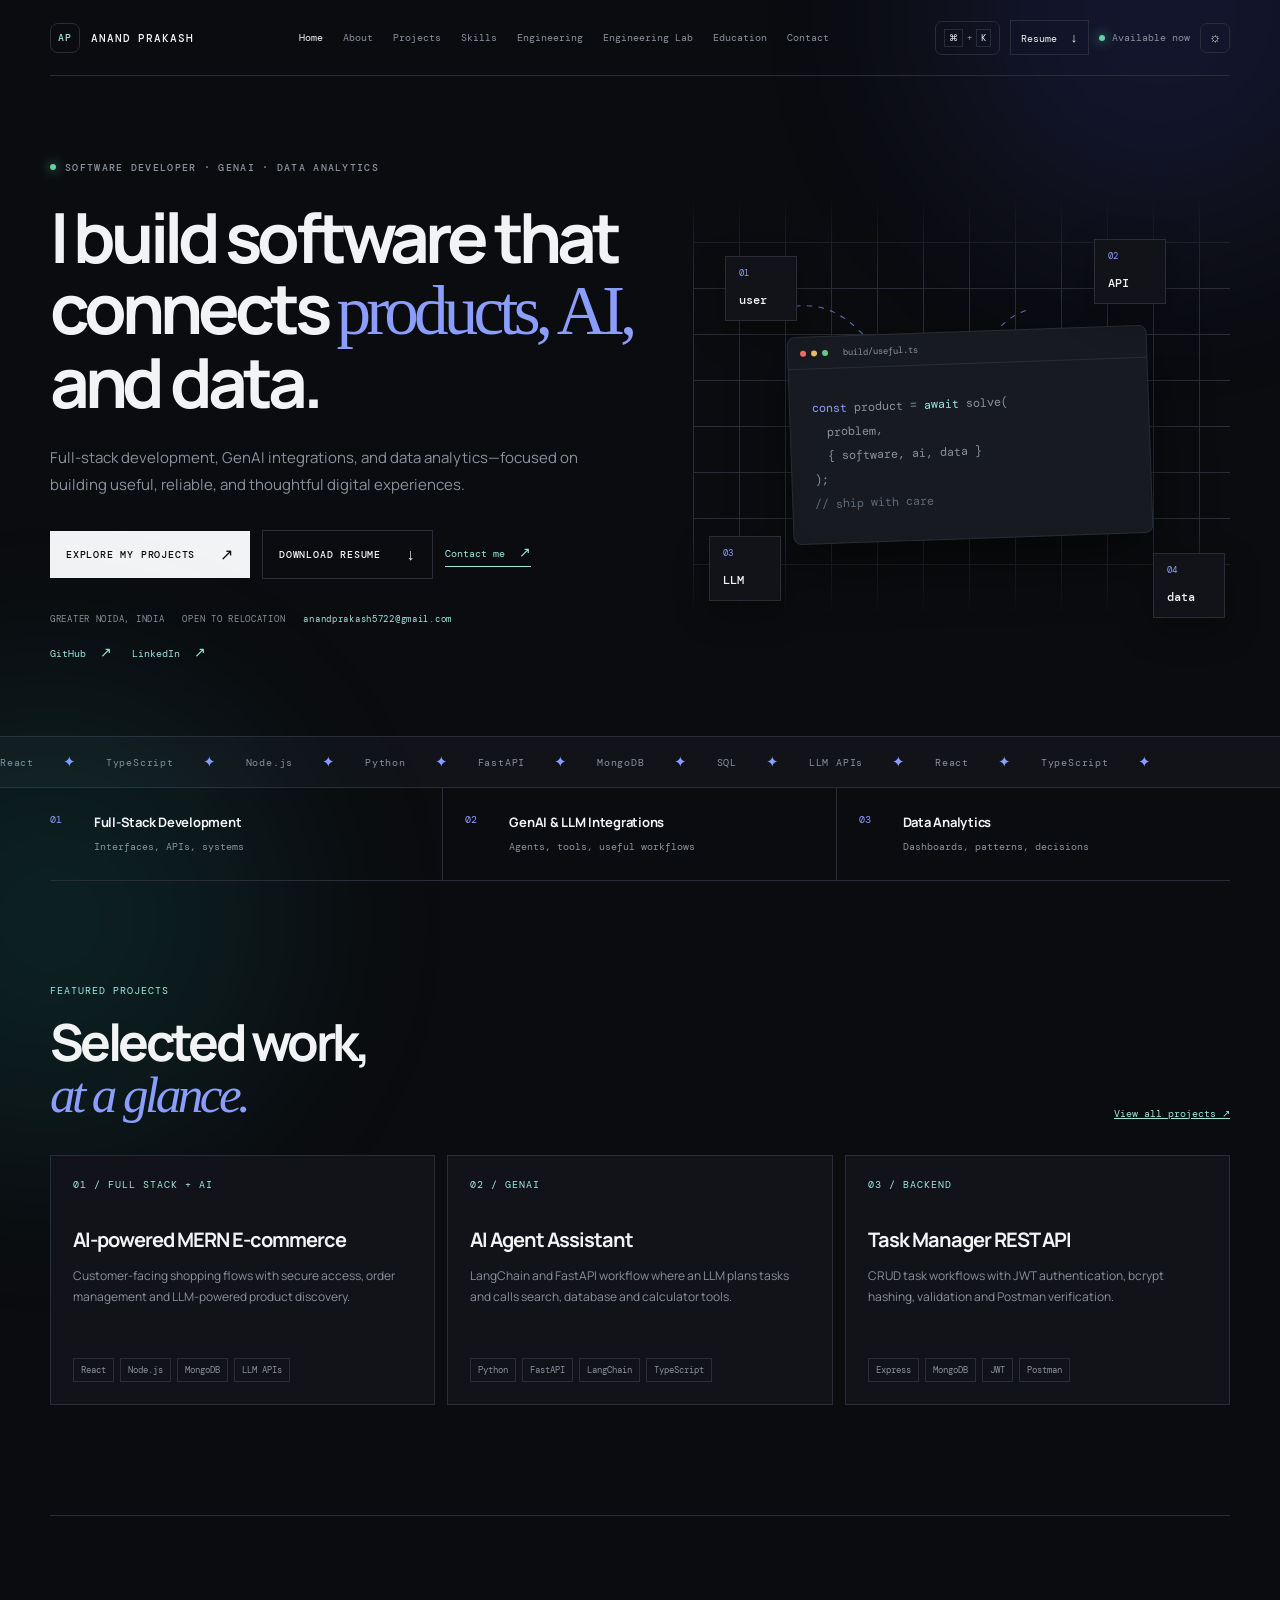
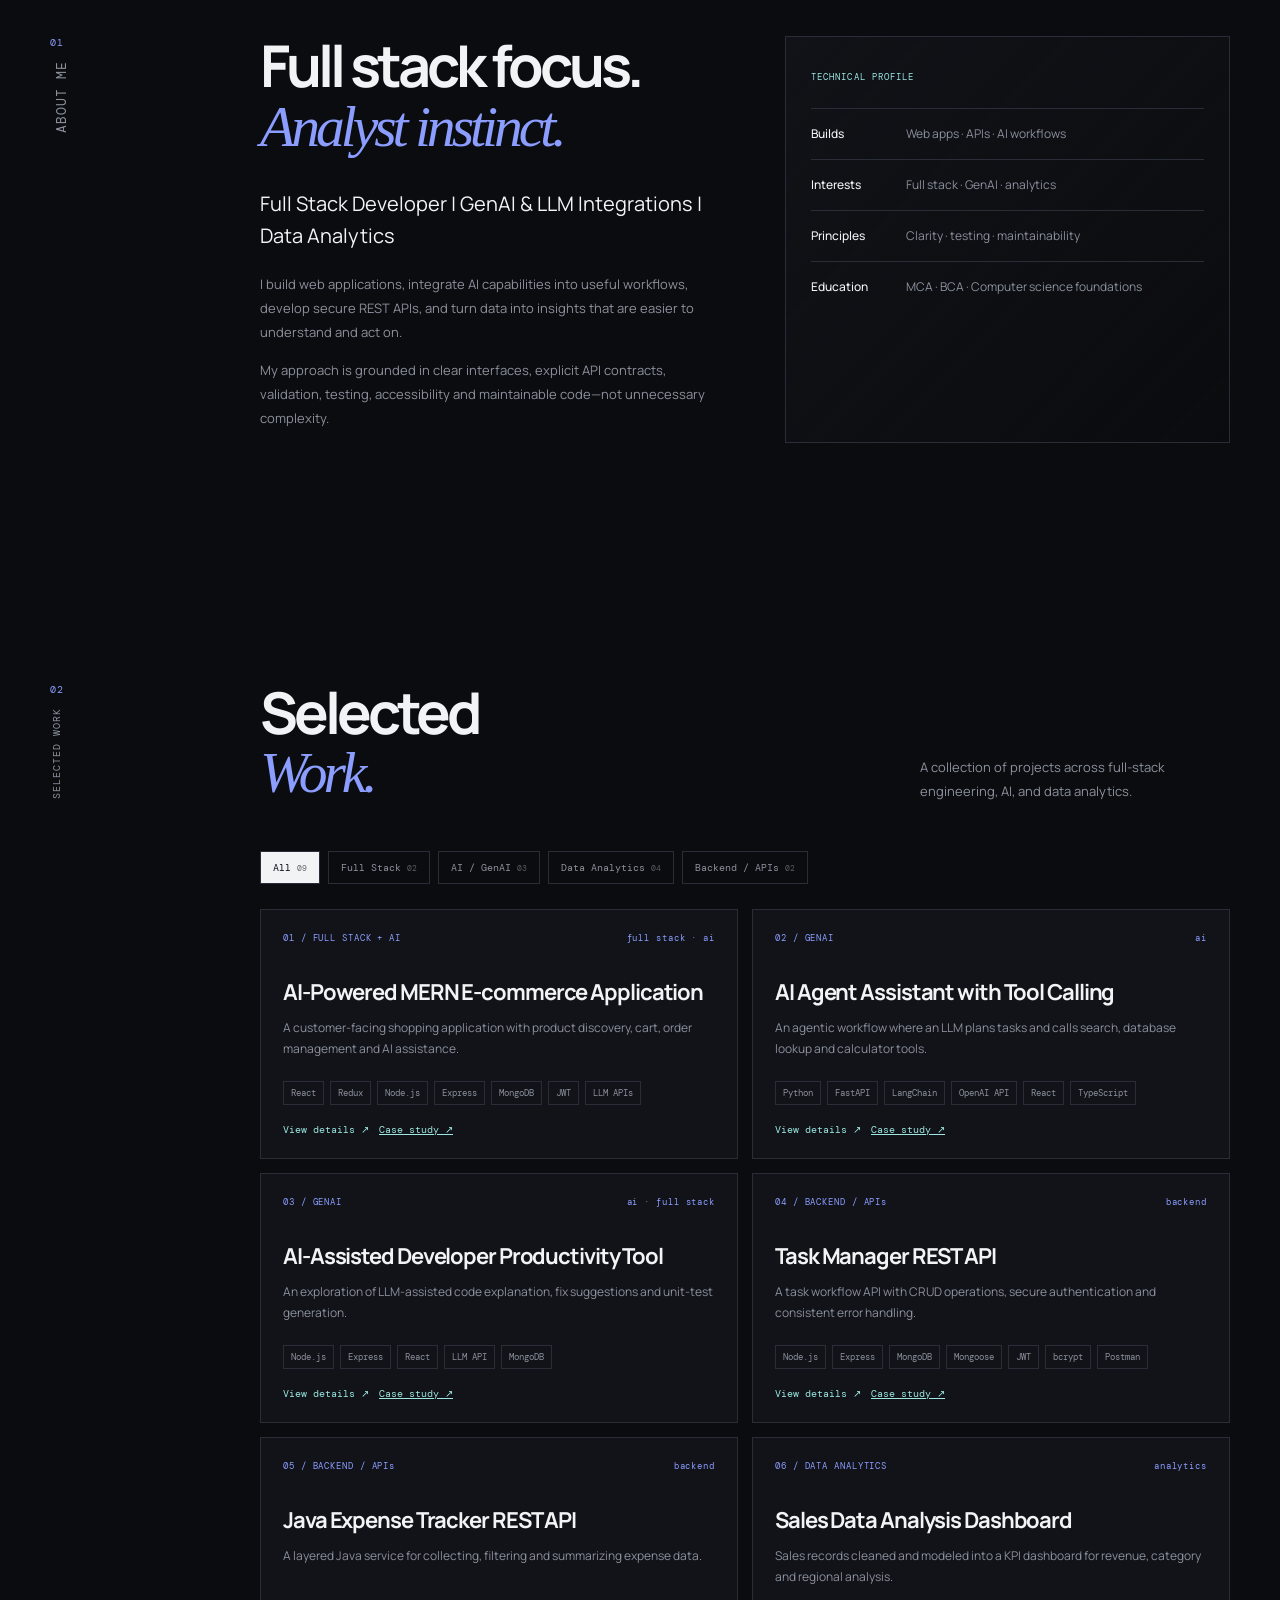
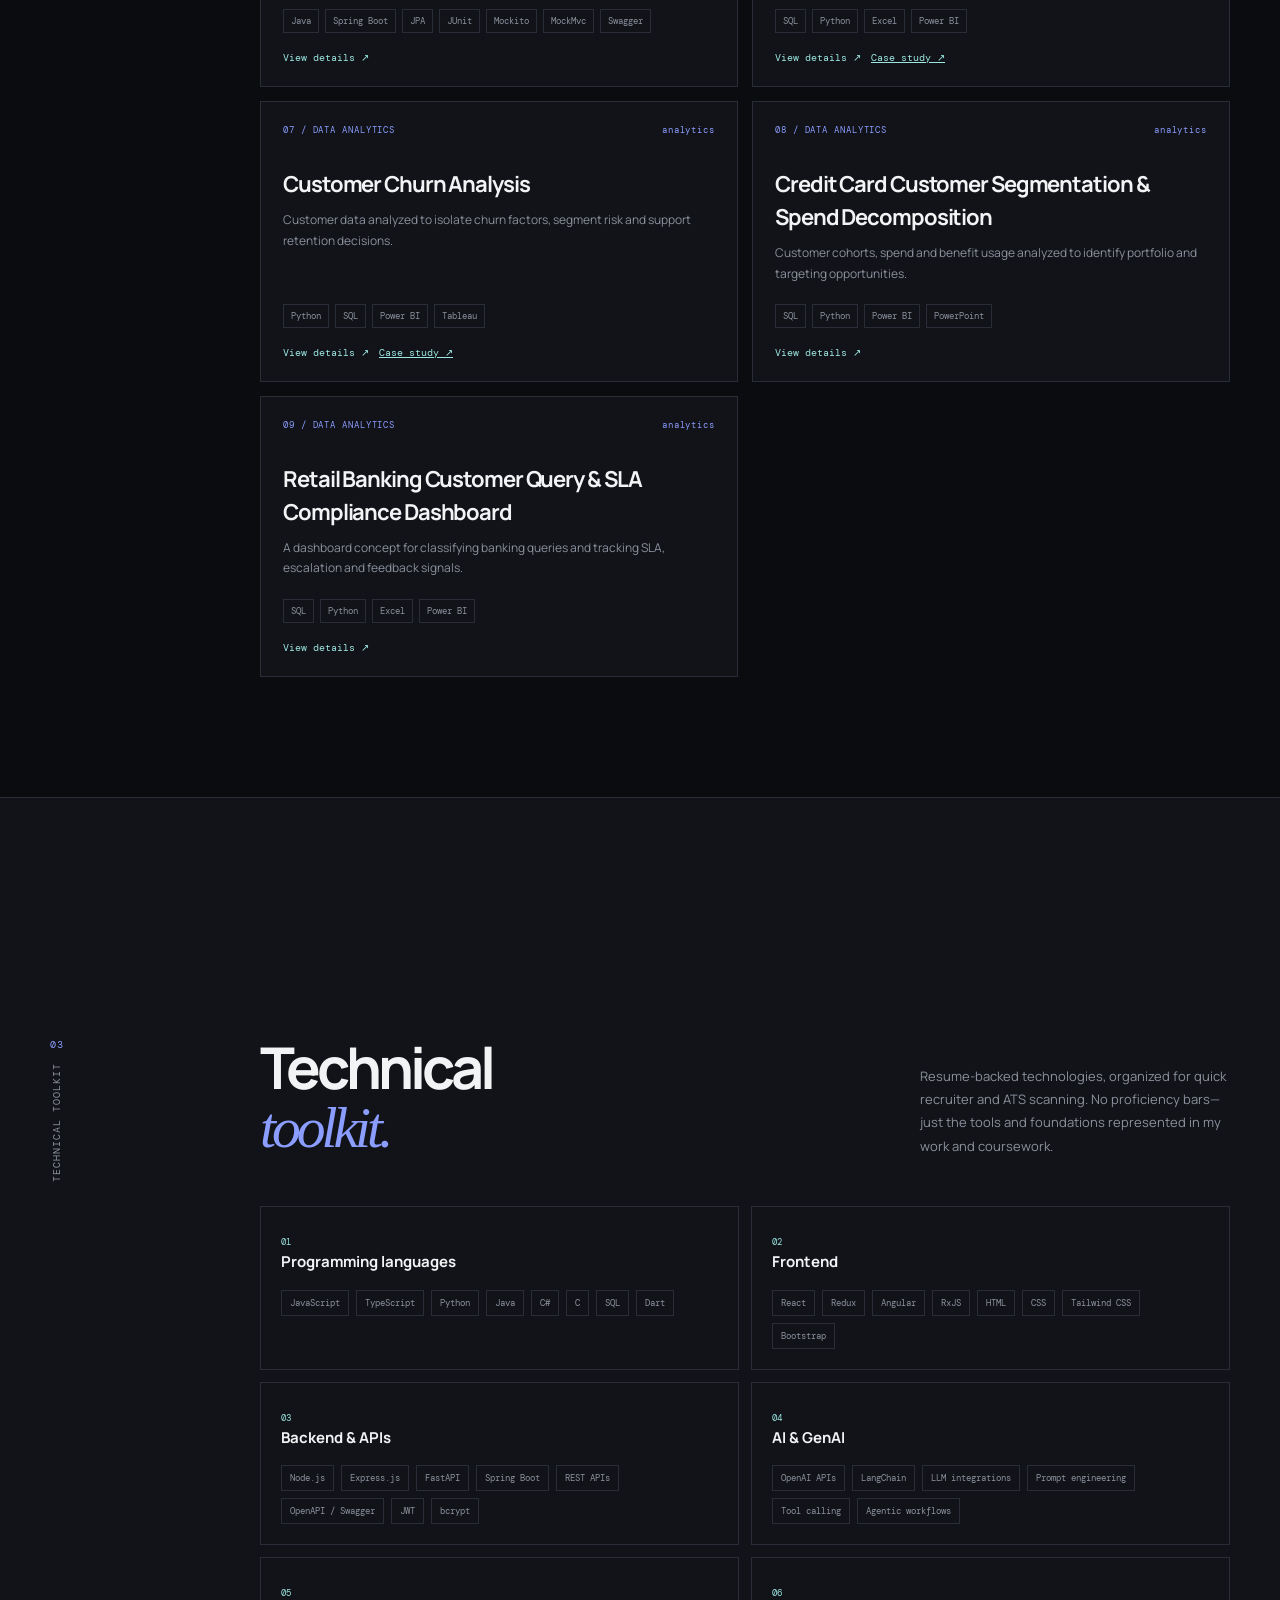
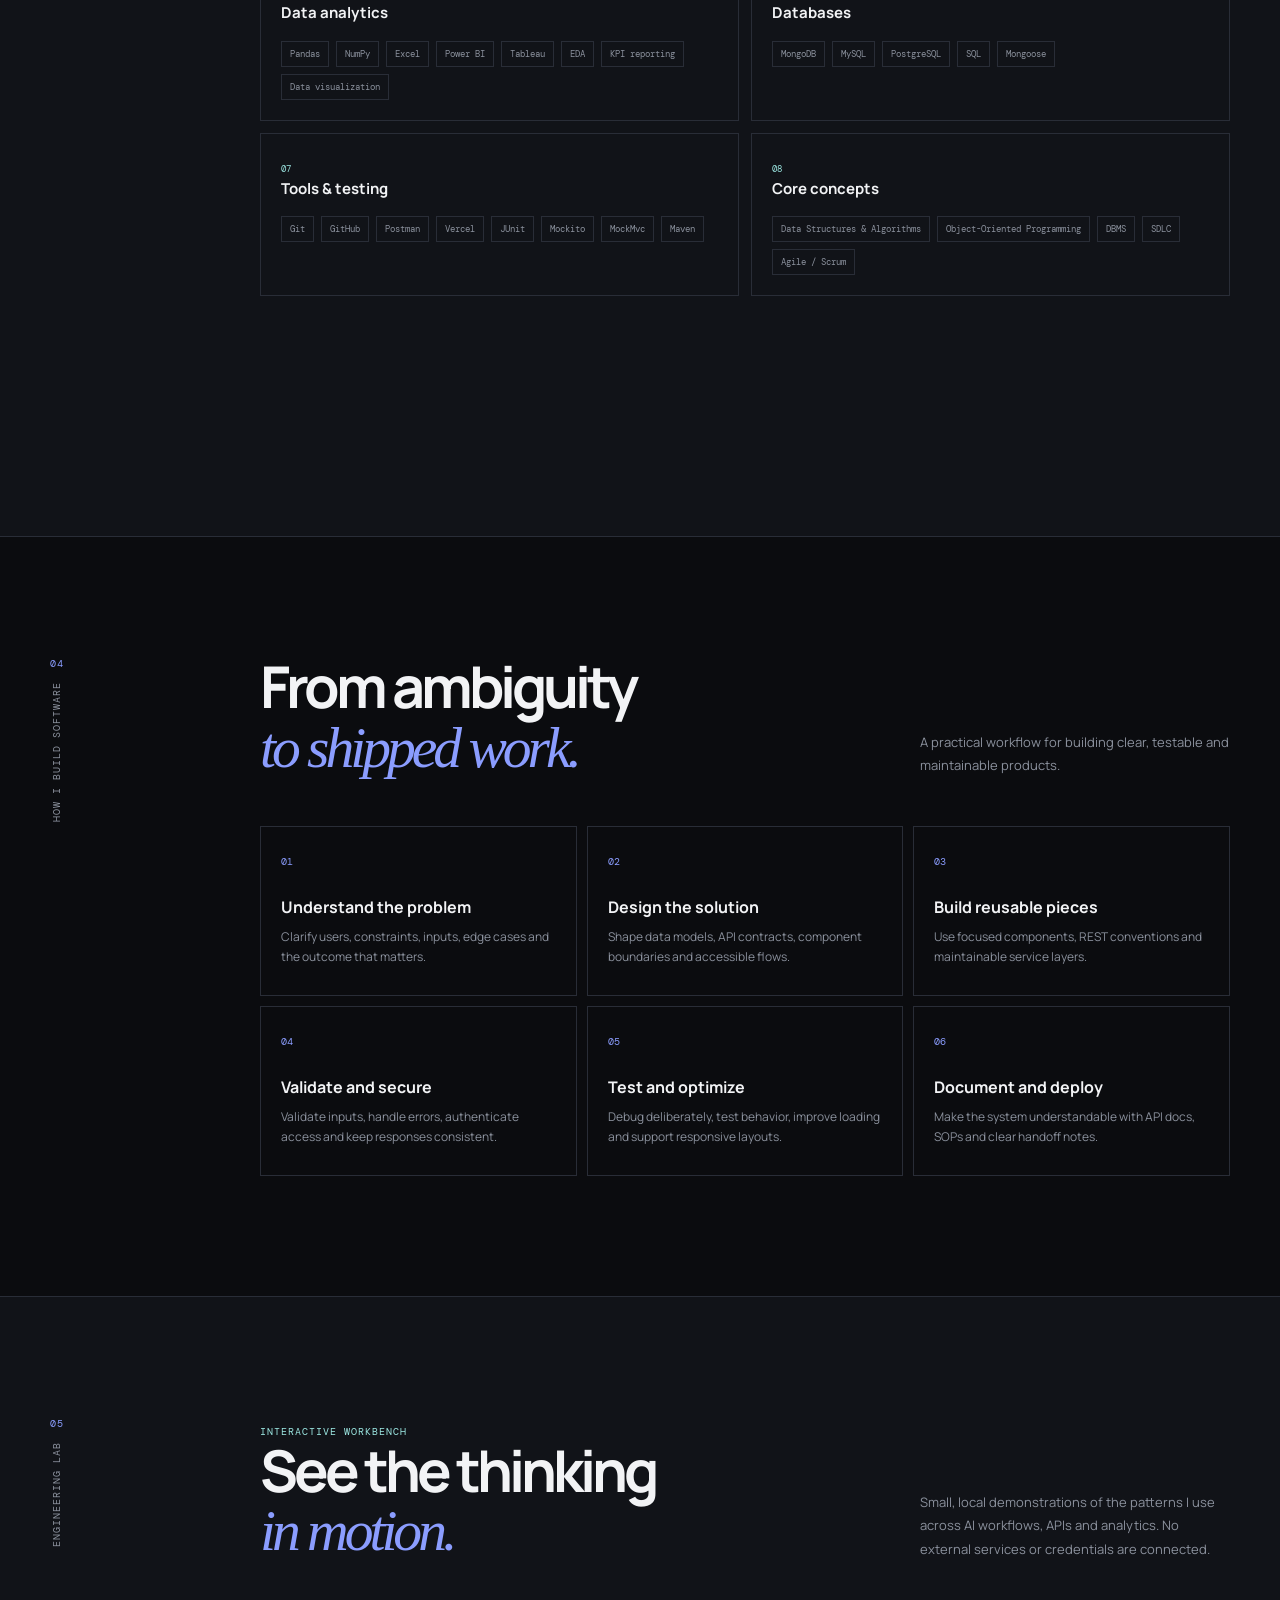
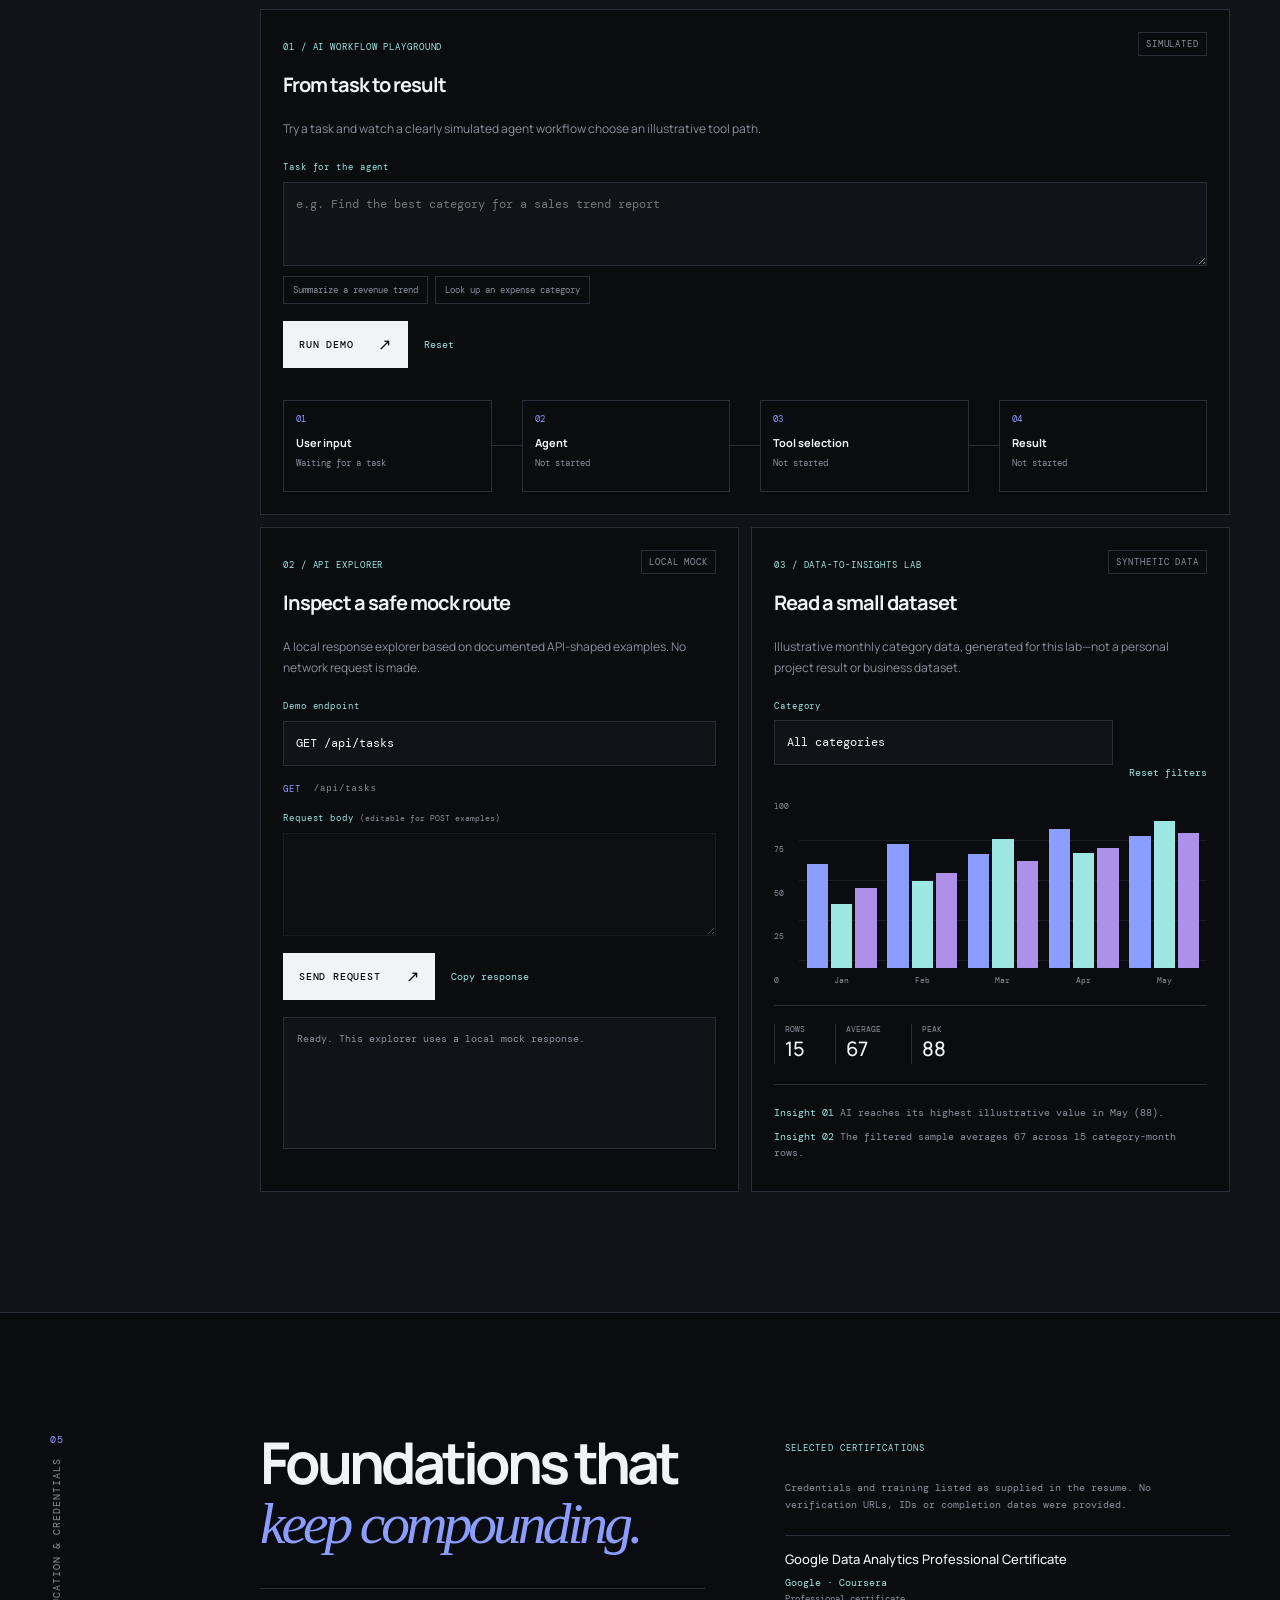
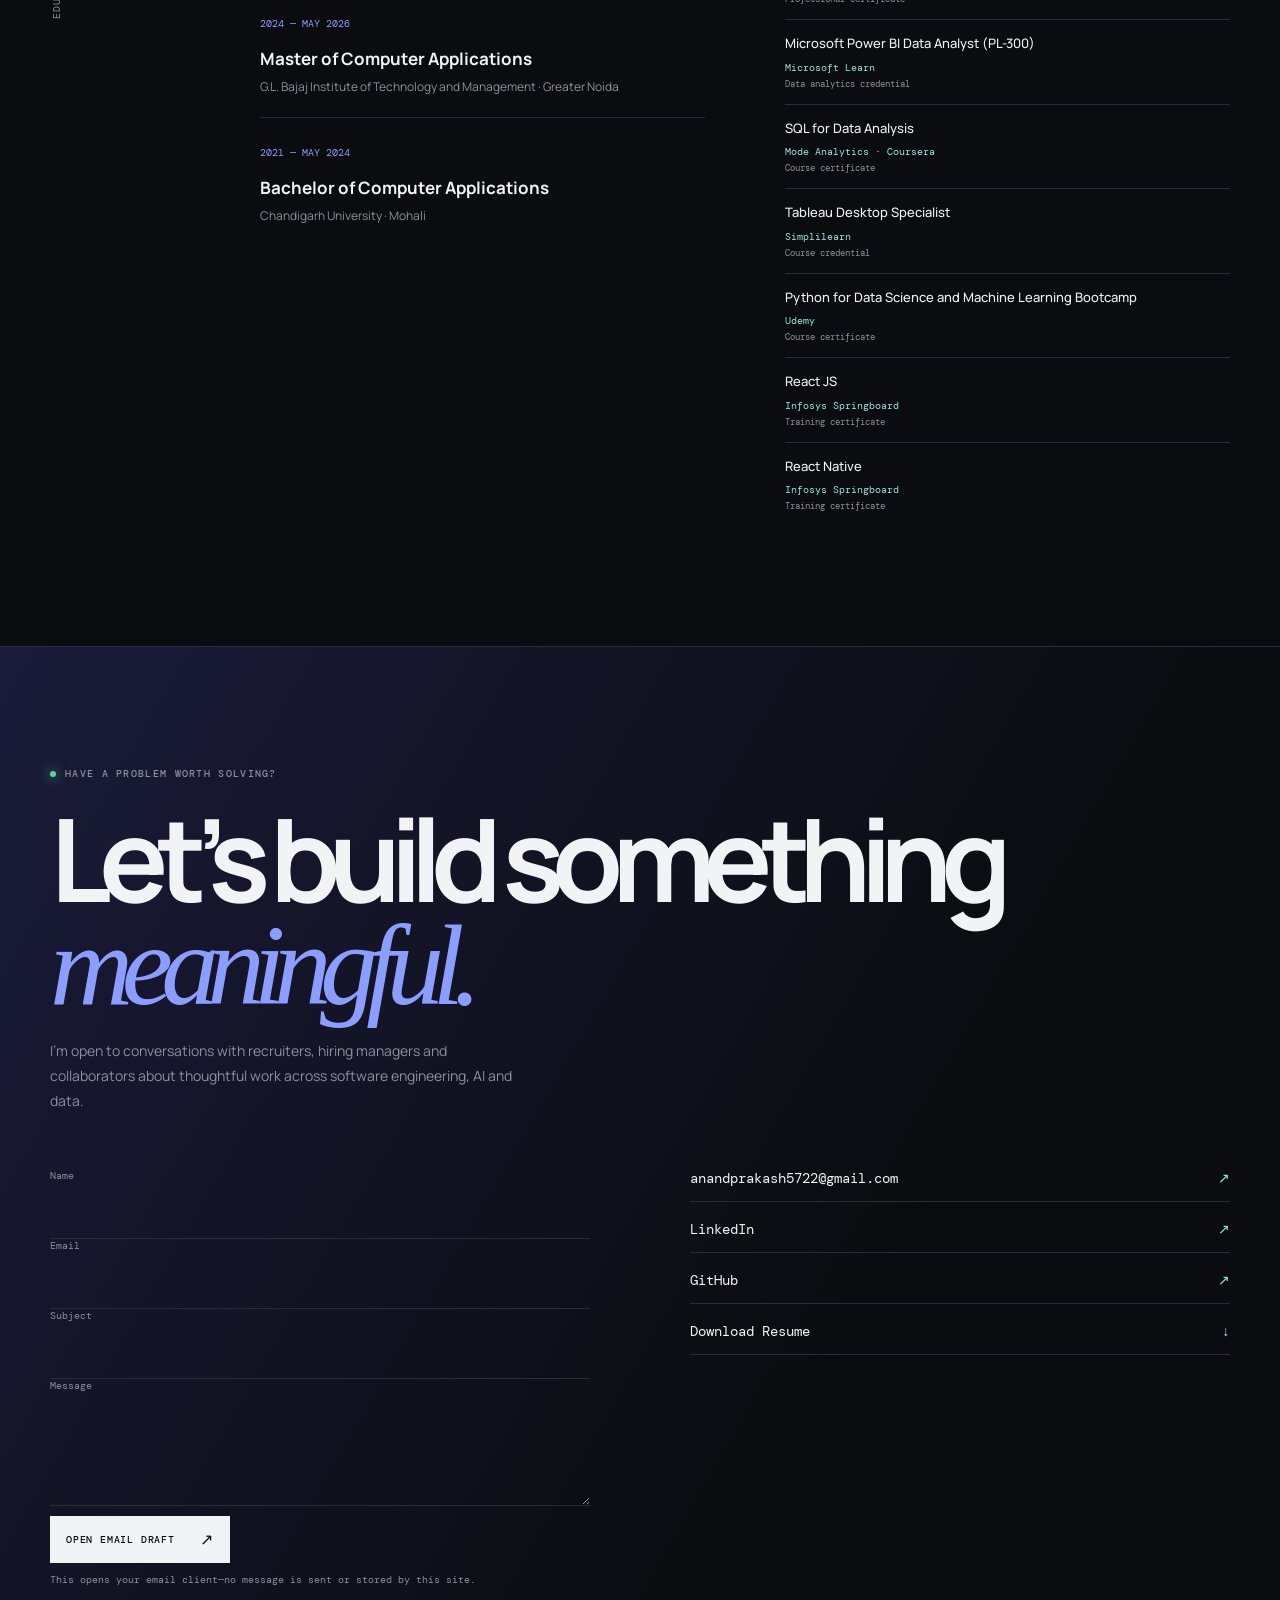
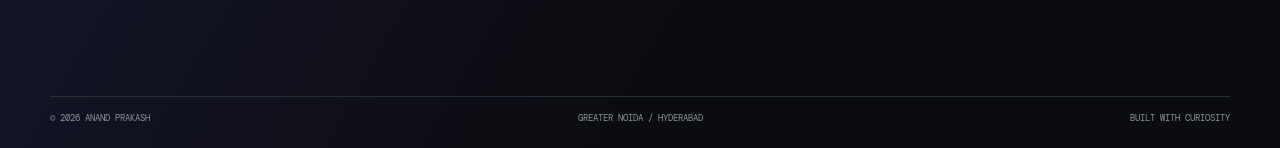
<file: index.html>
<!doctype html>
<html lang="en">
  <head>
    <meta charset="UTF-8" />
    <meta name="viewport" content="width=device-width, initial-scale=1.0" />
    <meta name="description" content="Anand Prakash is a Full Stack Developer focused on GenAI and LLM integrations, API development, and data analytics." />
    <meta property="og:type" content="website" />
    <meta property="og:title" content="Anand Prakash | Full Stack Developer, GenAI &amp; Data Analytics" />
    <meta
      property="og:description"
      content="Full-stack development, GenAI integrations, and data analytics focused on useful, reliable digital experiences."
    />
    <meta name="theme-color" content="#0b0c0f" />
    <title>Anand Prakash | Full Stack Developer, GenAI &amp; Data Analytics</title>
    <link rel="preconnect" href="https://fonts.googleapis.com" />
    <link rel="preconnect" href="https://fonts.gstatic.com" crossorigin />
    <link
      href="https://fonts.googleapis.com/css2?family=DM+Mono:wght@400;500&family=Manrope:wght@400;500;600;700;800&display=swap"
      rel="stylesheet"
    />
    <link rel="stylesheet" href="styles.css" />
  </head>
  <body>
    <div class="ambient ambient-one"></div>
    <div class="ambient ambient-two"></div>
    <header class="site-header">
      <a class="brand" href="#home" aria-label="Anand Prakash home"
        ><span class="brand-mark">AP</span><span>ANAND PRAKASH</span></a
      >
      <nav class="nav-links" id="primary-navigation" aria-label="Primary navigation">
        <a class="active" href="#home">Home</a><a href="#about">About</a
        ><a href="#projects">Projects</a><a href="#skills">Skills</a
        ><a href="#engineering">Engineering</a><a href="#lab">Engineering Lab</a><a href="#education">Education</a
        ><a href="#contact">Contact</a
        ><button class="palette-nav-trigger" type="button">Open command palette</button>
      </nav>
      <div class="header-actions">
        <button class="command-trigger" type="button" aria-label="Open command palette"><kbd>⌘</kbd><span>+</span><kbd>K</kbd></button>
        <a class="nav-resume" href="Anand_Prakash_Master_Resume.pdf" download>Resume <b>↓</b></a>
        <a class="status" href="#contact"><i></i> Available now</a
        ><button
          class="icon-button theme-toggle"
          type="button"
          aria-label="Toggle light and dark theme"
          aria-pressed="false"
        >
          ☼</button
        ><button
          class="icon-button menu-toggle"
          type="button"
          aria-label="Open navigation"
          aria-controls="primary-navigation"
          aria-expanded="false"
        >
          ☰
        </button>
      </div>
    </header>

    <main>
      <section id="home" class="hero section-shell">
        <div class="hero-copy">
          <p class="eyebrow">
            <span class="eyebrow-dot"></span> Software Developer · GenAI · Data
            Analytics
          </p>
          <h1>I build software that connects <span>products, AI,</span> and data.</h1>
          <p class="hero-description">
            Full-stack development, GenAI integrations, and data analytics—focused on building useful, reliable, and thoughtful digital experiences.
          </p>
          <div class="hero-actions">
            <a class="button button-primary" href="#projects"
              >Explore my projects <b>↗</b></a
            ><a
              class="button button-ghost"
              href="Anand_Prakash_Master_Resume.pdf"
              download
              >Download resume <b>↓</b></a
            >
            <a class="contact-link" href="#contact">Contact me <b>↗</b></a>
          </div>
          <div class="hero-meta">
            <span>GREATER NOIDA, INDIA</span><span>OPEN TO RELOCATION</span
            ><a href="mailto:anandprakash5722@gmail.com"
              >anandprakash5722@gmail.com</a
            >
          </div>
          <div class="social-links" aria-label="Social links">
            <a href="https://github.com/0913Anand" target="_blank" rel="noreferrer">GitHub <b>↗</b></a>
            <a href="https://linkedin.com/in/anand-prakash-720970230" target="_blank" rel="noreferrer">LinkedIn <b>↗</b></a>
          </div>
        </div>
        <div
          class="hero-visual"
          aria-label="Abstract software architecture illustration"
        >
          <div class="grid-art"></div>
          <div class="node node-user"><span>01</span><b>user</b></div>
          <div class="node node-api"><span>02</span><b>API</b></div>
          <div class="node node-ai"><span>03</span><b>LLM</b></div>
          <div class="node node-data"><span>04</span><b>data</b></div>
          <svg class="connections" viewBox="0 0 500 410" aria-hidden="true">
            <path
              d="M95 112C160 105 170 178 224 190M310 116C270 130 270 174 258 190M245 225C215 278 150 278 110 315M275 225C310 268 355 274 391 314"
            />
          </svg>
          <div class="code-window">
            <div class="window-bar">
              <i></i><i></i><i></i><span>build/useful.ts</span>
            </div>
            <code
              ><em>const</em> product =
              <strong>await</strong>
              solve(<br />&nbsp;&nbsp;problem,<br />&nbsp;&nbsp;{ software, ai,
              data }<br />);<br /><span>// ship with care</span></code
            >
          </div>
        </div>
      </section>

      <section class="ticker">
        <div>
          <span>React</span><b>✦</b><span>TypeScript</span><b>✦</b
          ><span>Node.js</span><b>✦</b><span>Python</span><b>✦</b
          ><span>FastAPI</span><b>✦</b><span>MongoDB</span><b>✦</b
          ><span>SQL</span><b>✦</b><span>LLM APIs</span><b>✦</b
          ><span>React</span><b>✦</b><span>TypeScript</span><b>✦</b>
        </div>
      </section>
      <section class="specialization-strip section-shell" aria-label="Specializations">
        <div><span>01</span><strong>Full-Stack Development</strong><small>Interfaces, APIs, systems</small></div>
        <div><span>02</span><strong>GenAI &amp; LLM Integrations</strong><small>Agents, tools, useful workflows</small></div>
        <div><span>03</span><strong>Data Analytics</strong><small>Dashboards, patterns, decisions</small></div>
      </section>
      <section class="featured-preview section-shell" aria-labelledby="featured-heading">
        <div class="featured-heading">
          <div><span class="section-kicker">FEATURED PROJECTS</span><h2 id="featured-heading">Selected work,<br /><em>at a glance.</em></h2></div>
          <a class="text-button" href="#projects">View all projects ↗</a>
        </div>
        <div class="featured-grid">
          <article><span class="featured-index">01 / FULL STACK + AI</span><h3>AI-powered MERN E-commerce</h3><p>Customer-facing shopping flows with secure access, order management and LLM-powered product discovery.</p><div class="tags"><span>React</span><span>Node.js</span><span>MongoDB</span><span>LLM APIs</span></div></article>
          <article><span class="featured-index">02 / GENAI</span><h3>AI Agent Assistant</h3><p>LangChain and FastAPI workflow where an LLM plans tasks and calls search, database and calculator tools.</p><div class="tags"><span>Python</span><span>FastAPI</span><span>LangChain</span><span>TypeScript</span></div></article>
          <article><span class="featured-index">03 / BACKEND</span><h3>Task Manager REST API</h3><p>CRUD task workflows with JWT authentication, bcrypt hashing, validation and Postman verification.</p><div class="tags"><span>Express</span><span>MongoDB</span><span>JWT</span><span>Postman</span></div></article>
        </div>
      </section>

      <section id="about" class="section-shell section-block about">
        <div class="section-label">
          <span>01</span>
          <p>About me</p>
        </div>
        <div class="section-content about-grid">
          <div>
            <h2>Full stack focus.<br /><em>Analyst instinct.</em></h2>
            <p class="lead">
              Full Stack Developer | GenAI &amp; LLM Integrations | Data Analytics
            </p>
            <p>
              I build web applications, integrate AI capabilities into useful
              workflows, develop secure REST APIs, and turn data into insights
              that are easier to understand and act on.
            </p>
            <p>
              My approach is grounded in clear interfaces, explicit API
              contracts, validation, testing, accessibility and maintainable
              code—not unnecessary complexity.
            </p>
          </div>
          <div class="profile-card">
            <span class="card-kicker">TECHNICAL PROFILE</span>
            <div class="profile-row">
              <b>Builds</b><span>Web apps · APIs · AI workflows</span>
            </div>
            <div class="profile-row">
              <b>Interests</b><span>Full stack · GenAI · analytics</span>
            </div>
            <div class="profile-row">
              <b>Principles</b><span>Clarity · testing · maintainability</span>
            </div>
            <div class="profile-row">
              <b>Education</b><span>MCA · BCA · Computer science foundations</span>
            </div>
          </div>
        </div>
      </section>

      <section id="projects" class="section-shell section-block projects">
        <div class="section-label">
          <span>02</span>
          <p>Selected work</p>
        </div>
        <div class="section-content">
          <div class="section-intro">
            <h2>Selected<br /><em>Work.</em></h2>
            <p>
              A collection of projects across full-stack engineering, AI, and data analytics.
            </p>
          </div>
          <div class="filters" role="group" aria-label="Filter projects">
          <button class="filter active" data-filter="all" aria-pressed="true">
            All <small>09</small></button
          ><button class="filter" data-filter="full-stack" aria-pressed="false">
            Full Stack <small>02</small></button
          ><button class="filter" data-filter="ai" aria-pressed="false">
            AI / GenAI <small>03</small></button
          ><button class="filter" data-filter="analytics" aria-pressed="false">
            Data Analytics <small>04</small></button
          ><button class="filter" data-filter="backend" aria-pressed="false">
            Backend / APIs <small>02</small>
          </button>
          </div>
          <div class="project-list" id="project-list"></div>
        </div>
      </section>

      <section id="skills" class="section-block dark-section">
        <div class="section-shell dark-inner">
          <div class="section-label">
            <span>03</span>
            <p>Technical toolkit</p>
          </div>
          <div class="section-content">
            <div class="section-intro">
              <h2>Technical<br /><em>toolkit.</em></h2>
              <p>Resume-backed technologies, organized for quick recruiter and ATS scanning. No proficiency bars—just the tools and foundations represented in my work and coursework.</p>
            </div>
            <div class="skill-grid" id="skill-grid"></div>
          </div>
        </div>
      </section>

      <section id="engineering" class="section-shell section-block engineering">
        <div class="section-label">
          <span>04</span>
          <p>How I build software</p>
        </div>
        <div class="section-content">
          <div class="section-intro">
            <h2>From ambiguity<br /><em>to shipped work.</em></h2>
            <p>
              A practical workflow for building clear, testable and maintainable
              products.
            </p>
          </div>
          <div class="workflow">
            <div>
              <span>01</span>
              <h3>Understand the problem</h3>
              <p>
                Clarify users, constraints, inputs, edge cases and the outcome
                that matters.
              </p>
            </div>
            <div>
              <span>02</span>
              <h3>Design the solution</h3>
              <p>
                Shape data models, API contracts, component boundaries and
                accessible flows.
              </p>
            </div>
            <div>
              <span>03</span>
              <h3>Build reusable pieces</h3>
              <p>
                Use focused components, REST conventions and maintainable
                service layers.
              </p>
            </div>
            <div>
              <span>04</span>
              <h3>Validate and secure</h3>
              <p>
                Validate inputs, handle errors, authenticate access and keep
                responses consistent.
              </p>
            </div>
            <div>
              <span>05</span>
              <h3>Test and optimize</h3>
              <p>
                Debug deliberately, test behavior, improve loading and support
                responsive layouts.
              </p>
            </div>
            <div>
              <span>06</span>
              <h3>Document and deploy</h3>
              <p>
                Make the system understandable with API docs, SOPs and clear
                handoff notes.
              </p>
            </div>
          </div>
        </div>
      </section>
      <section id="lab" class="lab-section">
        <div class="section-shell lab-inner">
          <div class="section-label">
            <span>05</span>
            <p>Engineering Lab</p>
          </div>
          <div class="section-content">
            <div class="section-intro">
              <div><span class="section-kicker">INTERACTIVE WORKBENCH</span><h2>See the thinking<br /><em>in motion.</em></h2></div>
              <p>Small, local demonstrations of the patterns I use across AI workflows, APIs and analytics. No external services or credentials are connected.</p>
            </div>
            <div class="lab-grid">
              <article class="lab-card lab-workflow-card">
                <div class="lab-card-head"><div><span class="lab-number">01 / AI WORKFLOW PLAYGROUND</span><h3>From task to result</h3></div><span class="simulation-badge">SIMULATED</span></div>
                <p class="lab-description">Try a task and watch a clearly simulated agent workflow choose an illustrative tool path.</p>
                <label class="lab-label" for="workflow-input">Task for the agent</label>
                <textarea id="workflow-input" rows="3" placeholder="e.g. Find the best category for a sales trend report"></textarea>
                <div class="example-prompts"><button type="button" class="example-prompt">Summarize a revenue trend</button><button type="button" class="example-prompt">Look up an expense category</button></div>
                <div class="lab-actions"><button class="button button-primary" id="run-workflow" type="button">Run demo <b>↗</b></button><button class="text-button" id="reset-workflow" type="button">Reset</button></div>
                <div class="workflow-track" id="workflow-track" aria-live="polite">
                  <div class="workflow-step"><span>01</span><b>User input</b><small>Waiting for a task</small></div><i></i><div class="workflow-step"><span>02</span><b>Agent</b><small>Not started</small></div><i></i><div class="workflow-step"><span>03</span><b>Tool selection</b><small>Not started</small></div><i></i><div class="workflow-step"><span>04</span><b>Result</b><small>Not started</small></div>
                </div>
                <div class="workflow-result" id="workflow-result" hidden></div>
              </article>
              <article class="lab-card api-card">
                <div class="lab-card-head"><div><span class="lab-number">02 / API EXPLORER</span><h3>Inspect a safe mock route</h3></div><span class="simulation-badge">LOCAL MOCK</span></div>
                <p class="lab-description">A local response explorer based on documented API-shaped examples. No network request is made.</p>
                <label class="lab-label" for="api-route">Demo endpoint</label>
                <select id="api-route"><option value="tasks">GET /api/tasks</option><option value="expense">POST /api/expenses/summary</option><option value="health">GET /api/health</option></select>
                <div class="api-request-meta"><span id="api-method">GET</span><code id="api-endpoint">/api/tasks</code></div>
                <label class="lab-label" for="api-body">Request body <small>(editable for POST examples)</small></label>
                <textarea id="api-body" rows="4" spellcheck="false" aria-label="Mock API request body"></textarea>
                <div class="lab-actions"><button class="button button-primary" id="send-api" type="button">Send request <b>↗</b></button><button class="text-button" id="copy-api" type="button">Copy response</button></div>
                <pre class="api-response" id="api-response" aria-live="polite"></pre>
              </article>
              <article class="lab-card analytics-card">
                <div class="lab-card-head"><div><span class="lab-number">03 / DATA-TO-INSIGHTS LAB</span><h3>Read a small dataset</h3></div><span class="simulation-badge">SYNTHETIC DATA</span></div>
                <p class="lab-description">Illustrative monthly category data, generated for this lab—not a personal project result or business dataset.</p>
                <div class="analytics-controls"><label class="lab-label" for="analytics-category">Category<select id="analytics-category"><option value="all">All categories</option><option value="Web">Web</option><option value="AI">AI</option><option value="Data">Data</option></select></label><button class="text-button" id="reset-analytics" type="button">Reset filters</button></div>
                <div class="chart-wrap"><div class="chart-y-axis"><span>100</span><span>75</span><span>50</span><span>25</span><span>0</span></div><div class="bar-chart" id="bar-chart" role="img" aria-label="Synthetic monthly category values"></div></div>
                <div class="stats-row" id="analytics-stats"></div>
                <div class="insights" id="analytics-insights" aria-live="polite"></div>
              </article>
            </div>
          </div>
        </div>
      </section>

      <section id="education" class="section-shell section-block education">
        <div class="section-label">
          <span>05</span>
          <p>Education & credentials</p>
        </div>
        <div class="section-content edu-grid">
          <div>
            <h2>Foundations that<br /><em>keep compounding.</em></h2>
            <div class="timeline">
              <div>
                <span>2024 — MAY 2026</span>
                <h3>Master of Computer Applications</h3>
                <p>
                  G.L. Bajaj Institute of Technology and Management · Greater
                  Noida
                </p>
              </div>
              <div>
                <span>2021 — MAY 2024</span>
                <h3>Bachelor of Computer Applications</h3>
                <p>Chandigarh University · Mohali</p>
              </div>
            </div>
          </div>
          <div>
            <span class="card-kicker">SELECTED CERTIFICATIONS</span>
            <p class="credential-note">Credentials and training listed as supplied in the resume. No verification URLs, IDs or completion dates were provided.</p>
            <ul class="credential-list" id="credential-list"></ul>
          </div>
        </div>
      </section>

      <section id="contact" class="contact-section">
        <div class="section-shell">
          <p class="eyebrow">
            <span class="eyebrow-dot"></span> Have a problem worth solving?
          </p>
          <h2>Let’s build something<br /><em>meaningful.</em></h2>
          <p class="contact-copy">
            I’m open to conversations with recruiters, hiring managers and collaborators about thoughtful work across software engineering, AI and data.
          </p>
          <div class="contact-grid">
            <form id="contact-form" novalidate>
              <label for="contact-name">Name</label>
              <input id="contact-name" required name="name" autocomplete="name" />
              <label for="contact-email">Email</label>
              <input
                  id="contact-email"
                  required
                  type="email"
                  name="email"
                  autocomplete="email"
              />
              <label for="contact-subject">Subject</label>
              <input id="contact-subject" required name="subject" />
              <label for="contact-message">Message</label>
              <textarea
                  id="contact-message"
                  required
                  name="message"
                  rows="4"
              ></textarea>
              <p class="form-error" id="contact-error" role="alert" hidden></p>
              <button class="button button-primary" type="submit">Open email draft <b>↗</b></button>
              <p class="form-note" id="contact-status" role="status">This opens your email client—no message is sent or stored by this site.</p>
            </form>
            <div class="contact-links">
              <a href="mailto:anandprakash5722@gmail.com"
                >anandprakash5722@gmail.com <b>↗</b></a
              ><a
                href="https://linkedin.com/in/anand-prakash-720970230"
                target="_blank"
                rel="noreferrer"
                >LinkedIn <b>↗</b></a
              ><a
                href="https://github.com/0913Anand"
                target="_blank"
                rel="noreferrer"
                >GitHub <b>↗</b></a
              ><a href="Anand_Prakash_Master_Resume.pdf" download aria-label="Download Anand Prakash resume"
                >Download Resume <b>↓</b></a
              >
            </div>
          </div>
          <footer>
            <span>© 2026 ANAND PRAKASH</span
            ><span>GREATER NOIDA / HYDERABAD</span
            ><span>BUILT WITH CURIOSITY</span>
          </footer>
        </div>
      </section>
    </main>
    <dialog id="project-dialog" aria-labelledby="dialog-title">
      <button class="dialog-close" type="button" aria-label="Close project details">×</button>
      <div id="dialog-content"></div>
    </dialog>
    <dialog id="command-palette" class="command-palette" aria-labelledby="command-title">
      <div class="command-head"><label for="command-search" id="command-title">Jump to</label><kbd>ESC</kbd></div>
      <input id="command-search" type="search" placeholder="Search sections or actions…" autocomplete="off" />
      <div id="command-results" role="listbox" aria-label="Command results"></div>
    </dialog>
    <script src="project-data.js"></script>
    <script src="profile-data.js"></script>
    <script src="lab.js"></script>
    <script src="script.js"></script>
  </body>
</html>
</file>
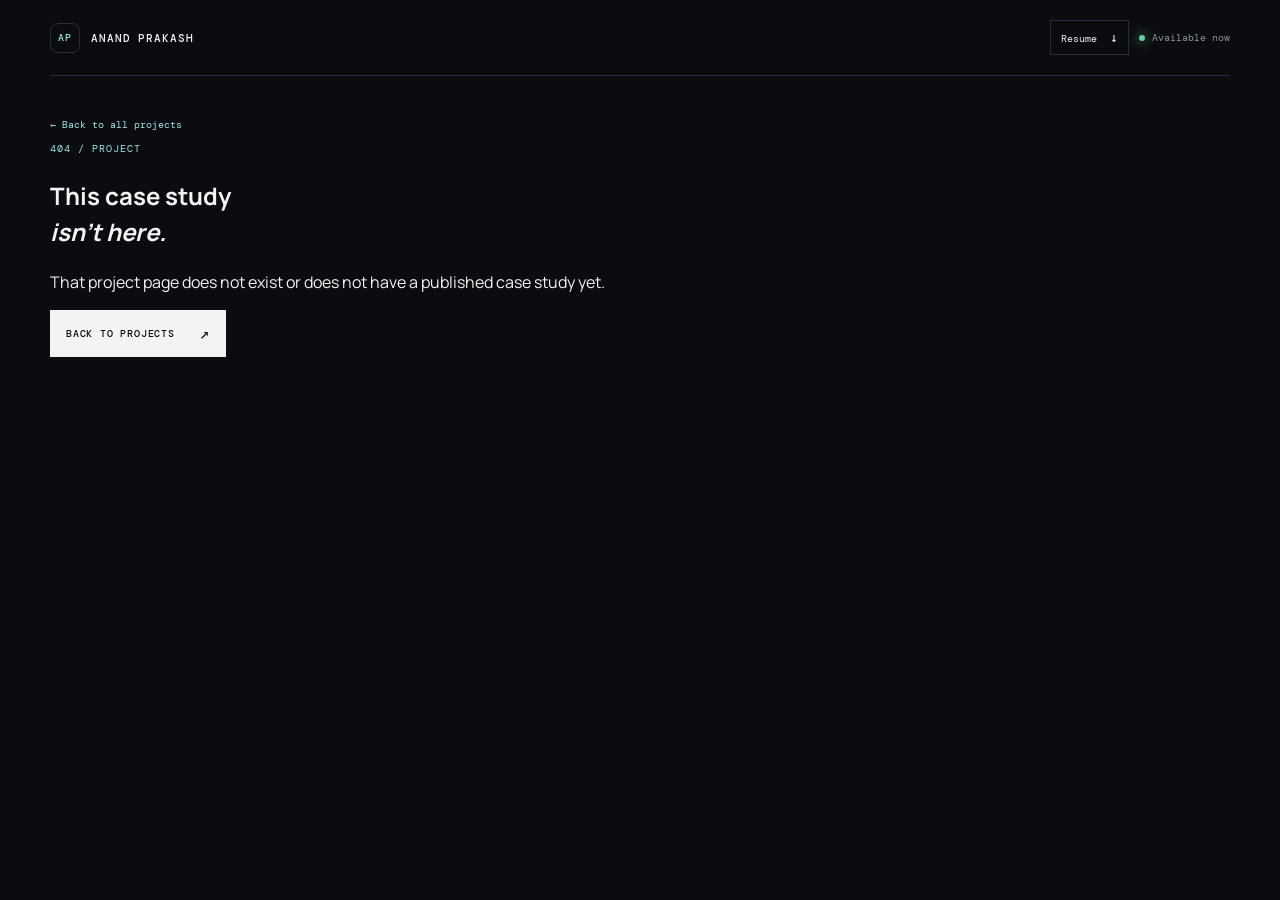
<file: project.html>
<!doctype html>
<html lang="en">
  <head>
    <meta charset="UTF-8" />
    <meta name="viewport" content="width=device-width, initial-scale=1.0" />
    <meta name="description" content="Project case study — Anand Prakash." />
    <title>Project Case Study | Anand Prakash</title>
    <link rel="preconnect" href="https://fonts.googleapis.com" />
    <link rel="preconnect" href="https://fonts.gstatic.com" crossorigin />
    <link href="https://fonts.googleapis.com/css2?family=DM+Mono:wght@400;500&family=Manrope:wght@400;500;600;700;800&display=swap" rel="stylesheet" />
    <link rel="stylesheet" href="styles.css" />
  </head>
  <body class="case-study-page">
    <header class="site-header">
      <a class="brand" href="index.html#home" aria-label="Anand Prakash home"><span class="brand-mark">AP</span><span>ANAND PRAKASH</span></a>
      <div class="header-actions"><a class="nav-resume" href="Anand_Prakash_Master_Resume.pdf" download>Resume <b>↓</b></a><a class="status" href="index.html#contact"><i></i> Available now</a></div>
    </header>
    <main id="case-study" class="case-main section-shell">
      <a class="back-link" href="index.html#projects">← Back to all projects</a>
      <div id="case-content"></div>
    </main>
    <script src="project-data.js"></script>
    <script src="case-study.js"></script>
  </body>
</html>
</file>
<file: styles.css>
:root {
  --bg: #0b0c0f;
  --surface: #111318;
  --surface-2: #171a21;
  --text: #f2f3f5;
  --muted: #8b919d;
  --line: #292d37;
  --blue: #8b9dff;
  --cyan: #9ce7e2;
  --max: 1180px;
  --mono: "DM Mono", monospace;
  --sans: "Manrope", sans-serif;
}
* {
  box-sizing: border-box;
}
html {
  scroll-behavior: smooth;
}
body {
  margin: 0;
  background: var(--bg);
  color: var(--text);
  font-family: var(--sans);
  line-height: 1.5;
  overflow-x: hidden;
}
a:focus-visible,
button:focus-visible,
input:focus-visible,
textarea:focus-visible,
dialog:focus-visible {
  outline: 2px solid var(--cyan);
  outline-offset: 4px;
}
body.light {
  --bg: #f4f5f7;
  --surface: #fff;
  --surface-2: #e9ebef;
  --text: #101217;
  --muted: #58606c;
  --line: #d6d9e0;
  --blue: #475de0;
  --cyan: #167f82;
}
.ambient {
  position: fixed;
  width: 460px;
  height: 460px;
  border-radius: 50%;
  filter: blur(100px);
  opacity: 0.13;
  pointer-events: none;
}
.ambient-one {
  background: #525cff;
  top: -220px;
  right: -110px;
}
.ambient-two {
  background: #1caaa2;
  bottom: -250px;
  left: -180px;
}
.section-shell {
  width: min(var(--max), calc(100% - 80px));
  margin-inline: auto;
}
.site-header {
  height: 76px;
  border-bottom: 1px solid var(--line);
  width: min(var(--max), calc(100% - 80px));
  margin: auto;
  display: flex;
  align-items: center;
  justify-content: space-between;
  position: relative;
  z-index: 10;
}
.brand {
  flex: none;
}
.site-header.scrolled {
  position: sticky;
  top: 0;
  background: color-mix(in srgb, var(--bg) 90%, transparent);
  backdrop-filter: blur(14px);
}
.brand {
  display: flex;
  align-items: center;
  gap: 11px;
  text-decoration: none;
  color: var(--text);
  font: 500 11px var(--mono);
  letter-spacing: 0.08em;
}
.brand-mark {
  display: grid;
  place-items: center;
  width: 30px;
  height: 30px;
  border: 1px solid var(--line);
  border-radius: 8px;
  color: var(--cyan);
  font-size: 10px;
}
.nav-links {
  display: flex;
  flex: 1;
  gap: clamp(12px, 1.6vw, 20px);
  justify-content: center;
  margin-inline: 34px;
}
.nav-links a,
.status,
.nav-resume {
  font: 400 10px var(--mono);
  color: var(--muted);
  text-decoration: none;
  transition: color 0.2s;
}
.nav-links a:hover,
.nav-links a.active,
.status:hover,
.nav-resume:hover {
  color: var(--text);
}
.header-actions {
  display: flex;
  align-items: center;
  flex: none;
  gap: 10px;
}
.command-trigger {
  align-items: center;
  background: transparent;
  border: 1px solid var(--line);
  border-radius: 7px;
  color: var(--muted);
  cursor: pointer;
  display: flex;
  font: 9px var(--mono);
  gap: 4px;
  padding: 7px 8px;
}
.command-trigger:hover { border-color: var(--cyan); color: var(--text); }
.palette-nav-trigger {
  background: transparent;
  border: 0;
  color: var(--muted);
  cursor: pointer;
  display: none;
  font: inherit;
  padding: 0;
  text-align: left;
}
.palette-nav-trigger:hover,
.palette-nav-trigger:focus-visible { color: var(--text); }
.command-trigger kbd,
.command-head kbd {
  border: 1px solid var(--line);
  color: var(--text);
  font: 9px var(--mono);
  padding: 2px 4px;
}
.nav-resume {
  border: 1px solid var(--line);
  color: var(--text);
  padding: 8px 10px;
}
.nav-resume b {
  font-size: 13px;
  font-weight: 400;
  margin-left: 7px;
}
.status {
  display: flex;
  align-items: center;
  gap: 7px;
}
.status i,
.eyebrow-dot {
  width: 6px;
  height: 6px;
  border-radius: 50%;
  background: #5dd39e;
  display: inline-block;
  box-shadow: 0 0 12px #5dd39e;
}
.icon-button {
  background: none;
  border: 1px solid var(--line);
  border-radius: 7px;
  color: var(--text);
  width: 30px;
  height: 30px;
  cursor: pointer;
}
.menu-toggle {
  display: none;
}
.hero {
  min-height: 660px;
  display: grid;
  grid-template-columns: 1.05fr 0.95fr;
  align-items: center;
  gap: 50px;
}
.hero-copy,
.hero-visual {
  min-width: 0;
}
.eyebrow {
  font: 500 10px var(--mono);
  letter-spacing: 0.13em;
  text-transform: uppercase;
  color: var(--muted);
  display: flex;
  gap: 9px;
  align-items: center;
}
.hero h1 {
  font-size: clamp(44px, 5.4vw, 76px);
  letter-spacing: -0.07em;
  line-height: 1.03;
  max-width: 740px;
  margin: 27px 0;
}
.hero h1 span,
.section-intro h2 em,
.about h2 em,
.education h2 em,
.contact-section h2 em {
  font-family: Georgia, serif;
  font-weight: 400;
  color: var(--blue);
}
.hero-description {
  font-size: 15px;
  color: var(--muted);
  max-width: 565px;
  line-height: 1.8;
}
.hero-actions {
  display: flex;
  gap: 12px;
  align-items: center;
  flex-wrap: wrap;
  margin: 32px 0 34px;
}
.button {
  border: 0;
  display: inline-flex;
  align-items: center;
  gap: 25px;
  padding: 13px 16px;
  text-decoration: none;
  text-transform: uppercase;
  letter-spacing: 0.08em;
  font: 500 10px var(--mono);
  cursor: pointer;
}
.button b {
  font-size: 16px;
  font-weight: 400;
}
.button-primary {
  background: var(--text);
  color: var(--bg);
}
.button-ghost {
  border: 1px solid var(--line);
  color: var(--text);
  background: transparent;
}
.button:hover {
  transform: translateY(-2px);
}
.hero-meta {
  display: flex;
  gap: 18px;
  flex-wrap: wrap;
  font: 9px var(--mono);
  color: var(--muted);
  letter-spacing: 0.08em;
}
.hero-meta a {
  color: var(--cyan);
  text-decoration: none;
}
.contact-link {
  align-self: center;
  border-bottom: 1px solid var(--cyan);
  color: var(--cyan);
  font: 10px var(--mono);
  padding-bottom: 5px;
  text-decoration: none;
}
.contact-link b,
.social-links b {
  font-size: 14px;
  font-weight: 400;
  margin-left: 8px;
}
.social-links {
  display: flex;
  gap: 20px;
  margin-top: 18px;
}
.social-links a {
  color: var(--cyan);
  font: 10px var(--mono);
  text-decoration: none;
}
.hero-visual {
  height: 460px;
  position: relative;
}
.grid-art {
  position: absolute;
  inset: 20px 0;
  background-image:
    linear-gradient(var(--line) 1px, transparent 1px),
    linear-gradient(90deg, var(--line) 1px, transparent 1px);
  background-size: 46px 46px;
  mask-image: linear-gradient(
    to bottom,
    transparent,
    #000 20%,
    #000 80%,
    transparent
  );
  z-index: 0;
}
.connections {
  position: absolute;
  inset: 0;
  width: 100%;
  height: 100%;
  fill: none;
  stroke: var(--blue);
  stroke-width: 1;
  stroke-dasharray: 5 6;
  opacity: 0.7;
  z-index: 1;
}
.node {
  position: absolute;
  background: var(--surface);
  border: 1px solid var(--line);
  padding: 10px 13px;
  min-width: 72px;
  box-shadow: 0 12px 35px #0005;
  z-index: 3;
}
.node span {
  display: block;
  color: var(--blue);
  font: 9px var(--mono);
  margin-bottom: 7px;
}
.node b {
  font: 500 12px var(--mono);
}
.node-user {
  top: 80px;
  left: 6%;
}
.node-api {
  top: 63px;
  right: 12%;
}
.node-ai {
  bottom: 35px;
  left: 3%;
}
.node-data {
  bottom: 18px;
  right: 1%;
}
.code-window {
  position: absolute;
  left: 18%;
  right: 15%;
  top: 155px;
  background: var(--surface-2);
  border: 1px solid var(--line);
  border-radius: 8px;
  box-shadow: 0 22px 55px #0008;
  transform: rotate(-2deg);
  z-index: 2;
}
.window-bar {
  height: 32px;
  border-bottom: 1px solid var(--line);
  display: flex;
  align-items: center;
  gap: 5px;
  padding: 0 12px;
  color: var(--muted);
  font: 9px var(--mono);
}
.window-bar i {
  width: 6px;
  height: 6px;
  border-radius: 50%;
  background: #f26c6c;
}
.window-bar i:nth-child(2) {
  background: #e6bd61;
}
.window-bar i:nth-child(3) {
  background: #67c68a;
}
.window-bar span {
  margin-left: 10px;
}
.code-window code {
  display: block;
  padding: 27px 22px;
  font: 12px/2 var(--mono);
  color: var(--muted);
}
.code-window code em {
  color: var(--blue);
  font-style: normal;
}
.code-window code strong {
  color: var(--cyan);
  font-weight: 400;
}
.code-window code span {
  color: #606978;
}
.ticker {
  overflow: hidden;
  border-block: 1px solid var(--line);
  background: var(--surface);
  padding: 15px 0;
}
.ticker div {
  display: flex;
  gap: 29px;
  white-space: nowrap;
  align-items: center;
  width: max-content;
  animation: marquee 35s linear infinite;
  font: 10px var(--mono);
  color: var(--muted);
  letter-spacing: 0.08em;
}
.ticker b {
  color: var(--blue);
  font-size: 15px;
  font-weight: 400;
}
@keyframes marquee {
  to {
    transform: translateX(-33%);
  }
}
.specialization-strip {
  border-bottom: 1px solid var(--line);
  display: grid;
  grid-template-columns: repeat(3, 1fr);
}
.specialization-strip > div {
  border-right: 1px solid var(--line);
  column-gap: 12px;
  display: grid;
  grid-template-columns: 32px 1fr;
  padding: 25px 22px 27px 0;
}
.specialization-strip > div + div {
  padding-left: 22px;
}
.specialization-strip > div:last-child {
  border-right: 0;
}
.specialization-strip span {
  color: var(--blue);
  font: 10px var(--mono);
  grid-row: span 2;
}
.specialization-strip strong {
  font-size: 13px;
  letter-spacing: -0.02em;
}
.specialization-strip small {
  color: var(--muted);
  font: 10px var(--mono);
  margin-top: 7px;
}
.featured-preview {
  border-bottom: 1px solid var(--line);
  padding: 95px 0 110px;
}
.featured-heading {
  align-items: end;
  display: flex;
  justify-content: space-between;
  margin-bottom: 35px;
}
.section-kicker,
.featured-index {
  color: var(--cyan);
  font: 10px var(--mono);
  letter-spacing: .1em;
}
.featured-heading h2 {
  font-size: clamp(34px, 4vw, 52px);
  letter-spacing: -.07em;
  line-height: 1;
  margin: 16px 0 0;
}
.featured-heading h2 em {
  color: var(--blue);
  font-family: Georgia, serif;
  font-weight: 400;
}
.featured-grid {
  display: grid;
  gap: 12px;
  grid-template-columns: repeat(3, 1fr);
}
.featured-grid article {
  background: var(--surface);
  border: 1px solid var(--line);
  display: flex;
  flex-direction: column;
  min-height: 250px;
  padding: 22px;
  transition: border-color .2s, transform .2s;
}
.featured-grid article:hover {
  border-color: var(--blue);
  transform: translateY(-4px);
}
.featured-grid h3 {
  font-size: 20px;
  letter-spacing: -.05em;
  margin: 34px 0 10px;
}
.featured-grid p {
  color: var(--muted);
  font-size: 12px;
  line-height: 1.75;
  margin: 0 0 25px;
}
.featured-grid .tags {
  margin-top: auto;
}
.section-block {
  display: grid;
  grid-template-columns: 150px 1fr;
  gap: 60px;
  padding: 120px 0;
}
.section-label {
  font: 10px var(--mono);
  color: var(--muted);
  letter-spacing: 0.1em;
}
.section-label span {
  display: block;
  color: var(--blue);
  margin-bottom: 12px;
}
.section-label p {
  margin: 0;
  text-transform: uppercase;
  writing-mode: vertical-rl;
  transform: rotate(180deg);
}
.section-intro {
  display: flex;
  justify-content: space-between;
  gap: 35px;
  align-items: end;
  margin-bottom: 48px;
}
.section-intro h2,
.about h2,
.education h2 {
  font-size: clamp(40px, 4.5vw, 64px);
  line-height: 1.02;
  letter-spacing: -0.07em;
  margin: 0;
}
.section-intro > p {
  max-width: 310px;
  color: var(--muted);
  font-size: 13px;
  line-height: 1.8;
  margin: 0;
}
.about-grid,
.edu-grid {
  display: grid;
  grid-template-columns: 1fr 1fr;
  gap: 80px;
}
.about .lead {
  font-size: 20px;
  line-height: 1.6;
  margin: 32px 0 20px;
}
.about p:not(.lead) {
  color: var(--muted);
  max-width: 530px;
  font-size: 13px;
  line-height: 1.85;
}
.profile-card {
  border: 1px solid var(--line);
  padding: 25px;
  background: linear-gradient(135deg, var(--surface), transparent);
}
.card-kicker {
  font: 9px var(--mono);
  color: var(--cyan);
  letter-spacing: 0.12em;
}
.profile-row {
  border-top: 1px solid var(--line);
  padding: 16px 0;
  display: flex;
  gap: 20px;
  font-size: 12px;
}
.profile-row:first-of-type {
  margin-top: 22px;
}
.profile-row b {
  width: 75px;
  font-weight: 500;
}
.profile-row span {
  color: var(--muted);
}
.filters {
  display: flex;
  flex-wrap: wrap;
  gap: 8px;
  margin: 0 0 25px;
}
.filter {
  background: transparent;
  border: 1px solid var(--line);
  color: var(--muted);
  padding: 9px 12px;
  font: 10px var(--mono);
  cursor: pointer;
}
.filter.active,
.filter:hover {
  background: var(--text);
  color: var(--bg);
}
.filter small {
  opacity: 0.6;
}
.project-list {
  display: grid;
  grid-template-columns: 1fr 1fr;
  gap: 14px;
}
.project-card {
  border: 1px solid var(--line);
  background: var(--surface);
  padding: 22px;
  min-height: 250px;
  display: flex;
  flex-direction: column;
  animation: project-in 0.45s both;
  transition:
    transform 0.25s,
    border-color 0.25s;
}
@keyframes project-in {
  from { opacity: 0; transform: translateY(8px); }
  to { opacity: 1; transform: translateY(0); }
}
.project-card:hover {
  transform: translateY(-4px);
  border-color: var(--blue);
}
.project-top {
  display: flex;
  justify-content: space-between;
  color: var(--blue);
  font: 9px var(--mono);
  letter-spacing: 0.1em;
}
.project-card h3 {
  font-size: 22px;
  letter-spacing: -0.05em;
  margin: 32px 0 9px;
}
.project-card p {
  color: var(--muted);
  font-size: 12px;
  line-height: 1.7;
  margin: 0 0 20px;
}
.tags {
  display: flex;
  gap: 6px;
  flex-wrap: wrap;
  margin-top: auto;
}
.tags span {
  border: 1px solid var(--line);
  padding: 5px 7px;
  color: var(--muted);
  font: 9px var(--mono);
}
.project-actions {
  display: flex;
  gap: 10px;
  margin-top: 18px;
}
.text-button {
  border: 0;
  background: none;
  padding: 0;
  color: var(--cyan);
  font: 10px var(--mono);
  cursor: pointer;
}
.dark-section {
  background: var(--surface);
  border-block: 1px solid var(--line);
}
.dark-inner {
  display: grid;
  grid-template-columns: 150px 1fr;
  gap: 60px;
  padding-block: 120px;
}
.dark-section > .dark-inner {
  grid-column: 1 / -1;
}
.skill-grid {
  display: grid;
  grid-template-columns: repeat(2, 1fr);
  gap: 12px;
}
.skill-card {
  border: 1px solid var(--line);
  padding: 20px;
}
.skill-card h3 {
  margin: 0 0 12px;
  font-size: 15px;
}
.skill-card p {
  color: var(--muted);
  font-size: 12px;
  line-height: 1.8;
  margin: 0;
}
.skill-badges {
  display: flex;
  flex-wrap: wrap;
  gap: 7px;
  margin-top: 16px;
}
.skill-badges span {
  border: 1px solid var(--line);
  color: var(--muted);
  font: 9px var(--mono);
  padding: 6px 8px;
}
.skill-card > span {
  font: 9px var(--mono);
  color: var(--cyan);
}
.workflow {
  display: grid;
  grid-template-columns: repeat(3, 1fr);
  gap: 10px;
}
.workflow > div {
  border: 1px solid var(--line);
  padding: 20px;
  min-height: 170px;
}
.workflow span,
.timeline span {
  font: 10px var(--mono);
  color: var(--blue);
}
.workflow h3 {
  font-size: 16px;
  margin: 24px 0 8px;
}
.workflow p,
.timeline p {
  font-size: 12px;
  color: var(--muted);
  line-height: 1.7;
  margin: 0;
}
.edu-grid {
  align-items: start;
}
.timeline > div {
  border-top: 1px solid var(--line);
  padding: 20px 0;
}
.timeline > div:first-child {
  margin-top: 35px;
}
.timeline h3 {
  font-size: 17px;
  margin: 13px 0 5px;
}
.credential-list {
  list-style: none;
  padding: 0;
  margin: 22px 0 0;
}
.credential-note {
  color: var(--muted);
  font: 10px/1.7 var(--mono);
  margin: 22px 0 0;
  max-width: 430px;
}
.credential-list li {
  border-top: 1px solid var(--line);
  padding: 14px 0;
  font-size: 12px;
  color: var(--muted);
}
.credential-list li strong,
.credential-list li span,
.credential-list li small {
  display: block;
}
.credential-list li strong {
  color: var(--text);
  font-size: 13px;
  font-weight: 500;
}
.credential-list li span {
  color: var(--cyan);
  font: 10px var(--mono);
  margin-top: 7px;
}
.credential-list li small {
  color: var(--muted);
  font: 9px var(--mono);
  margin-top: 4px;
}
.contact-section {
  background: linear-gradient(120deg, #1a1b39, #0b0c0f 65%);
  padding: 110px 0 24px;
  border-top: 1px solid var(--line);
}
body.light .contact-section {
  background: linear-gradient(120deg, #eef0ff, var(--bg) 65%);
}
.contact-section h2 {
  font-size: clamp(62px, 9vw, 125px);
  letter-spacing: -0.1em;
  line-height: 0.88;
  margin: 28px 0 22px;
}
.contact-copy {
  color: var(--muted);
  max-width: 480px;
  font-size: 14px;
  line-height: 1.8;
}
.contact-grid {
  display: grid;
  grid-template-columns: 1fr 1fr;
  gap: 100px;
  margin-top: 55px;
}
form label {
  display: block;
  color: var(--muted);
  font: 10px var(--mono);
  margin-bottom: 17px;
}
input,
textarea {
  display: block;
  width: 100%;
  border: 0;
  border-bottom: 1px solid var(--line);
  background: transparent;
  color: var(--text);
  font: 14px var(--sans);
  padding: 10px 0;
  outline: 0;
  resize: vertical;
}
input:focus,
textarea:focus {
  border-color: var(--cyan);
}
input[aria-invalid="true"],
textarea[aria-invalid="true"] {
  border-color: #ef8b8b;
}
.form-error {
  color: #ef8b8b;
  font: 10px/1.6 var(--mono);
  margin: 0 0 10px;
}
form .button {
  margin-top: 10px;
}
.form-note {
  font: 10px var(--mono);
  color: var(--muted);
}
.contact-links {
  display: flex;
  flex-direction: column;
  gap: 18px;
}
.contact-links a {
  color: var(--text);
  text-decoration: none;
  font: 14px var(--mono);
  border-bottom: 1px solid var(--line);
  padding-bottom: 14px;
}
.contact-links b {
  float: right;
  color: var(--cyan);
  font-weight: 400;
}
footer {
  display: flex;
  justify-content: space-between;
  border-top: 1px solid var(--line);
  margin-top: 100px;
  padding-top: 15px;
  color: var(--muted);
  font: 9px var(--mono);
}
dialog {
  width: min(620px, calc(100% - 30px));
  background: var(--surface);
  color: var(--text);
  border: 1px solid var(--line);
  padding: 32px;
  box-shadow: 0 25px 80px #000b;
}
dialog::backdrop {
  background: #000b;
  backdrop-filter: blur(5px);
}
.dialog-close {
  position: absolute;
  right: 14px;
  top: 10px;
  background: none;
  border: 0;
  color: var(--muted);
  font-size: 25px;
  cursor: pointer;
}
dialog h2 {
  font-size: 29px;
  letter-spacing: -0.06em;
  margin: 25px 0 10px;
}
dialog p {
  color: var(--muted);
  font-size: 13px;
  line-height: 1.8;
}
dialog ul {
  color: var(--muted);
  font-size: 12px;
  line-height: 2;
  padding-left: 18px;
}
.dialog-meta {
  color: var(--cyan);
  font: 10px var(--mono);
}
.lab-section {
  background: var(--surface);
  border-block: 1px solid var(--line);
}
.lab-inner {
  display: grid;
  grid-template-columns: 150px 1fr;
  gap: 60px;
  padding-block: 120px;
}
.lab-grid {
  display: grid;
  grid-template-columns: repeat(2, 1fr);
  gap: 12px;
}
.lab-card {
  background: var(--bg);
  border: 1px solid var(--line);
  min-width: 0;
  padding: 22px;
}
.lab-workflow-card {
  grid-column: span 2;
}
.lab-card-head {
  align-items: start;
  display: flex;
  justify-content: space-between;
  gap: 15px;
}
.lab-number,
.simulation-badge,
.lab-label,
.api-request-meta {
  color: var(--cyan);
  font: 9px var(--mono);
  letter-spacing: .1em;
}
.simulation-badge {
  border: 1px solid var(--line);
  color: var(--muted);
  flex: none;
  padding: 5px 7px;
}
.lab-card h3 {
  font-size: 20px;
  letter-spacing: -.05em;
  margin: 14px 0 0;
}
.lab-description {
  color: var(--muted);
  font-size: 12px;
  line-height: 1.75;
  margin: 18px 0 22px;
  max-width: 640px;
}
.lab-label {
  display: block;
  margin-bottom: 9px;
}
.lab-label small {
  color: var(--muted);
  letter-spacing: 0;
}
.lab-card textarea,
.lab-card select {
  background: var(--surface);
  border: 1px solid var(--line);
  color: var(--text);
  font: 12px/1.6 var(--mono);
  padding: 12px;
  width: 100%;
}
.lab-card select {
  appearance: none;
  cursor: pointer;
  margin-bottom: 14px;
}
.lab-card textarea:disabled {
  opacity: .45;
}
.example-prompts {
  display: flex;
  flex-wrap: wrap;
  gap: 7px;
  margin-top: 10px;
}
.example-prompt {
  background: transparent;
  border: 1px solid var(--line);
  color: var(--muted);
  cursor: pointer;
  font: 9px var(--mono);
  padding: 7px 9px;
}
.example-prompt:hover,
.example-prompt:focus-visible {
  border-color: var(--cyan);
  color: var(--text);
}
.lab-actions {
  align-items: center;
  display: flex;
  gap: 16px;
  margin-top: 17px;
}
.workflow-track {
  align-items: center;
  display: grid;
  grid-template-columns: 1fr 30px 1fr 30px 1fr 30px 1fr;
  margin-top: 32px;
}
.workflow-step {
  border: 1px solid var(--line);
  min-height: 92px;
  padding: 12px;
}
.workflow-step span {
  color: var(--blue);
  display: block;
  font: 9px var(--mono);
  margin-bottom: 10px;
}
.workflow-step b {
  display: block;
  font-size: 11px;
}
.workflow-step small {
  color: var(--muted);
  display: block;
  font: 9px/1.4 var(--mono);
  margin-top: 6px;
}
.workflow-step.complete {
  border-color: var(--cyan);
}
.workflow-step.complete small {
  color: var(--cyan);
}
.workflow-track > i {
  background: var(--line);
  height: 1px;
}
.workflow-track > i.complete {
  background: var(--cyan);
}
.workflow-result {
  border-left: 2px solid var(--cyan);
  color: var(--muted);
  font: 11px/1.7 var(--mono);
  margin-top: 18px;
  padding: 11px 14px;
}
.api-request-meta {
  align-items: center;
  display: flex;
  gap: 13px;
  margin: 3px 0 17px;
}
.api-request-meta span {
  color: var(--blue);
}
.api-request-meta code {
  color: var(--muted);
}
.api-response {
  background: var(--surface);
  border: 1px solid var(--line);
  color: var(--muted);
  font: 10px/1.65 var(--mono);
  margin: 17px 0 0;
  min-height: 132px;
  overflow: auto;
  padding: 13px;
  white-space: pre-wrap;
}
.api-response.loading {
  color: var(--blue);
}
.api-response.success {
  color: var(--cyan);
}
.api-response.error {
  color: #ef8b8b;
}
.analytics-controls {
  align-items: end;
  display: flex;
  gap: 16px;
}
.analytics-controls .lab-label {
  flex: 1;
  margin: 0;
}
.analytics-controls select {
  margin-top: 8px;
}
.chart-wrap {
  border-bottom: 1px solid var(--line);
  display: grid;
  grid-template-columns: 25px 1fr;
  height: 205px;
  margin-top: 22px;
  padding-bottom: 20px;
}
.chart-y-axis {
  display: flex;
  flex-direction: column;
  justify-content: space-between;
  color: var(--muted);
  font: 8px var(--mono);
}
.bar-chart {
  align-items: end;
  background: repeating-linear-gradient(to bottom, transparent 0 39px, var(--line) 40px);
  display: flex;
  gap: 9px;
  height: 100%;
  justify-content: space-around;
  padding: 0 7px;
}
.chart-column {
  align-items: center;
  display: flex;
  flex: 1;
  flex-direction: column;
  height: 100%;
  justify-content: end;
  max-width: 70px;
}
.bars {
  align-items: end;
  display: flex;
  gap: 3px;
  height: calc(100% - 16px);
  width: 100%;
}
.bar {
  background: var(--blue);
  display: block;
  flex: 1;
  min-height: 2px;
  transition: height .35s ease;
}
.bar-ai { background: var(--cyan); }
.bar-data { background: #ad91e8; }
.chart-column small {
  color: var(--muted);
  font: 8px var(--mono);
  margin-top: 7px;
}
.stats-row {
  display: flex;
  gap: 30px;
  margin-top: 18px;
}
.stats-row div {
  border-left: 1px solid var(--line);
  padding-left: 10px;
}
.stats-row span {
  color: var(--muted);
  display: block;
  font: 8px var(--mono);
}
.stats-row b {
  font-size: 20px;
  font-weight: 500;
}
.insights {
  border-top: 1px solid var(--line);
  margin-top: 20px;
  padding-top: 12px;
}
.insights p {
  color: var(--muted);
  font: 10px/1.6 var(--mono);
  margin: 8px 0;
}
.insights b {
  color: var(--cyan);
  font-weight: 400;
}
.command-palette {
  border: 1px solid var(--line);
  border-radius: 10px;
  box-shadow: 0 25px 80px #000b;
  max-width: 560px;
  padding: 0;
  width: calc(100% - 30px);
}
.command-head {
  align-items: center;
  color: var(--muted);
  display: flex;
  font: 10px var(--mono);
  justify-content: space-between;
  padding: 16px 18px 10px;
}
.command-palette > input {
  border-bottom: 1px solid var(--line);
  border-top: 0;
  font-size: 15px;
  padding: 14px 18px;
}
#command-results { padding: 8px; }
.command-item {
  align-items: center;
  background: transparent;
  border: 0;
  color: var(--text);
  cursor: pointer;
  display: flex;
  font: 12px var(--sans);
  justify-content: space-between;
  padding: 12px;
  text-align: left;
  width: 100%;
}
.command-item:hover,
.command-item:focus-visible,
.command-item[aria-selected="true"] {
  background: var(--surface-2);
  outline: 0;
}
.command-item small { color: var(--muted); font: 9px var(--mono); }
.command-empty { color: var(--muted); font: 11px var(--mono); padding: 12px; }
.reveal { opacity: 0; transform: translateY(12px); transition: opacity .6s ease, transform .6s ease; }
.reveal.is-visible { opacity: 1; transform: translateY(0); }
.case-main { padding-bottom: 100px; }
.back-link, .case-back-bottom { color: var(--cyan); display: inline-block; font: 10px var(--mono); padding-top: 42px; text-decoration: none; }
.case-hero { border-bottom: 1px solid var(--line); padding: 100px 0 75px; max-width: 880px; }
.case-hero h1 { font-size: clamp(44px, 7vw, 86px); letter-spacing: -.08em; line-height: .98; margin: 22px 0; }
.case-hero > p { color: var(--muted); font-size: 16px; line-height: 1.8; max-width: 650px; }
.case-hero .tags { margin-top: 28px; }
.case-grid, .case-details { border-bottom: 1px solid var(--line); display: grid; gap: 80px; grid-template-columns: 1fr 1fr; padding: 80px 0; }
.case-label { color: var(--cyan); display: block; font: 10px var(--mono); letter-spacing: .1em; margin-bottom: 18px; }
.case-grid h2, .case-details h2 { font-size: 26px; letter-spacing: -.06em; margin: 0 0 12px; }
.case-grid p, .case-details p, .case-details li { color: var(--muted); font-size: 13px; line-height: 1.8; }
.case-grid .case-label:not(:first-child) { margin-top: 45px; }
.case-architecture { align-self: start; background: var(--surface); border: 1px solid var(--line); padding: 25px; }
.architecture-flow { align-items: center; display: flex; flex-wrap: wrap; gap: 9px; margin: 35px 0 20px; }
.architecture-flow span { border: 1px solid var(--line); color: var(--text); font: 11px var(--mono); padding: 12px; }
.architecture-flow i { color: var(--blue); font-style: normal; }
.case-details ul { color: var(--muted); padding-left: 20px; }
.case-disclaimer { align-self: start; border-left: 2px solid var(--blue); padding: 16px 20px; }
.case-disclaimer p { font: 11px/1.7 var(--mono); margin: 15px 0 0; }
.case-back-bottom { border-bottom: 1px solid var(--cyan); margin-top: 45px; padding-top: 0; padding-bottom: 6px; }
@media (prefers-reduced-motion: reduce) {
  *,
  *:before,
  *:after {
    scroll-behavior: auto !important;
    animation: none !important;
    transition: none !important;
  }
}
@media (max-width: 850px) {
  .section-shell,
  .site-header {
    width: calc(100% - 40px);
  }
  .nav-links {
    display: none;
    position: absolute;
    top: calc(100% + 1px);
    left: 0;
    right: 0;
    padding: 20px;
    background: var(--surface);
    border: 1px solid var(--line);
    flex-direction: column;
    gap: 19px;
    margin: 0;
    z-index: 20;
  }
  .command-trigger { display: none; }
  .header-actions { gap: 8px; }
  .icon-button {
    flex: none;
  }
  .palette-nav-trigger { display: block; }
  .nav-links.open {
    display: flex;
  }
  .menu-toggle {
    display: block;
  }
  .status {
    display: none;
  }
  .nav-resume {
    display: none;
  }
  .hero {
    grid-template-columns: 1fr;
    padding-block: 75px;
    min-height: auto;
  }
  .hero-copy {
    max-width: 680px;
  }
  .case-hero { padding-top: 70px; }
  .case-grid, .case-details { gap: 35px; grid-template-columns: 1fr; padding-block: 60px; }
  .hero-visual {
    margin-top: 20px;
  }
  .specialization-strip {
    grid-template-columns: 1fr;
    margin-inline: 20px;
  }
  .specialization-strip > div,
  .specialization-strip > div + div {
    border-bottom: 1px solid var(--line);
    border-right: 0;
    padding: 18px 0;
  }
  .specialization-strip > div:last-child {
    border-bottom: 0;
  }
  .featured-preview {
    padding-block: 75px;
  }
  .featured-heading {
    align-items: start;
    flex-direction: column;
    gap: 20px;
  }
  .featured-grid {
    grid-template-columns: 1fr;
  }
  .section-block,
  .dark-inner {
    grid-template-columns: 1fr;
    gap: 25px;
    padding-block: 85px;
  }
  .section-label p {
    writing-mode: initial;
    transform: none;
  }
  .section-intro {
    display: block;
  }
  .section-intro > p {
    margin-top: 22px;
  }
  .project-list,
  .workflow {
    grid-template-columns: 1fr;
  }
  .about-grid,
  .edu-grid,
  .contact-grid {
    grid-template-columns: 1fr;
    gap: 45px;
  }
  .lab-inner {
    grid-template-columns: 1fr;
    gap: 25px;
    padding-block: 85px;
  }
  .lab-grid {
    grid-template-columns: 1fr;
  }
  .lab-workflow-card {
    grid-column: auto;
  }
  .workflow-track {
    grid-template-columns: 1fr;
    gap: 7px;
  }
  .workflow-track > i {
    height: 12px;
    width: 1px;
    margin-left: 16px;
  }
  .contact-grid {
    margin-top: 35px;
  }
  footer {
    gap: 15px;
    flex-wrap: wrap;
    margin-top: 70px;
  }
}
@media (max-width: 500px) {
  .section-shell,
  .site-header {
    width: calc(100% - 28px);
  }
  .hero h1 {
    font-size: clamp(43px, 12vw, 52px);
    line-height: 1.02;
  }
  .command-trigger { display: none; }
  .hero-actions {
    flex-wrap: wrap;
  }
  .button {
    max-width: 100%;
  }
  .hero-meta {
    line-height: 1.8;
  }
  .hero-visual {
    height: 380px;
    transform: scale(0.9);
    transform-origin: left center;
    width: 111%;
  }
  .about .lead {
    font-size: 17px;
  }
  .skill-grid {
    grid-template-columns: 1fr;
  }
  .contact-section {
    padding-top: 75px;
  }
  .contact-section h2 {
    font-size: 70px;
  }
}
</file>
